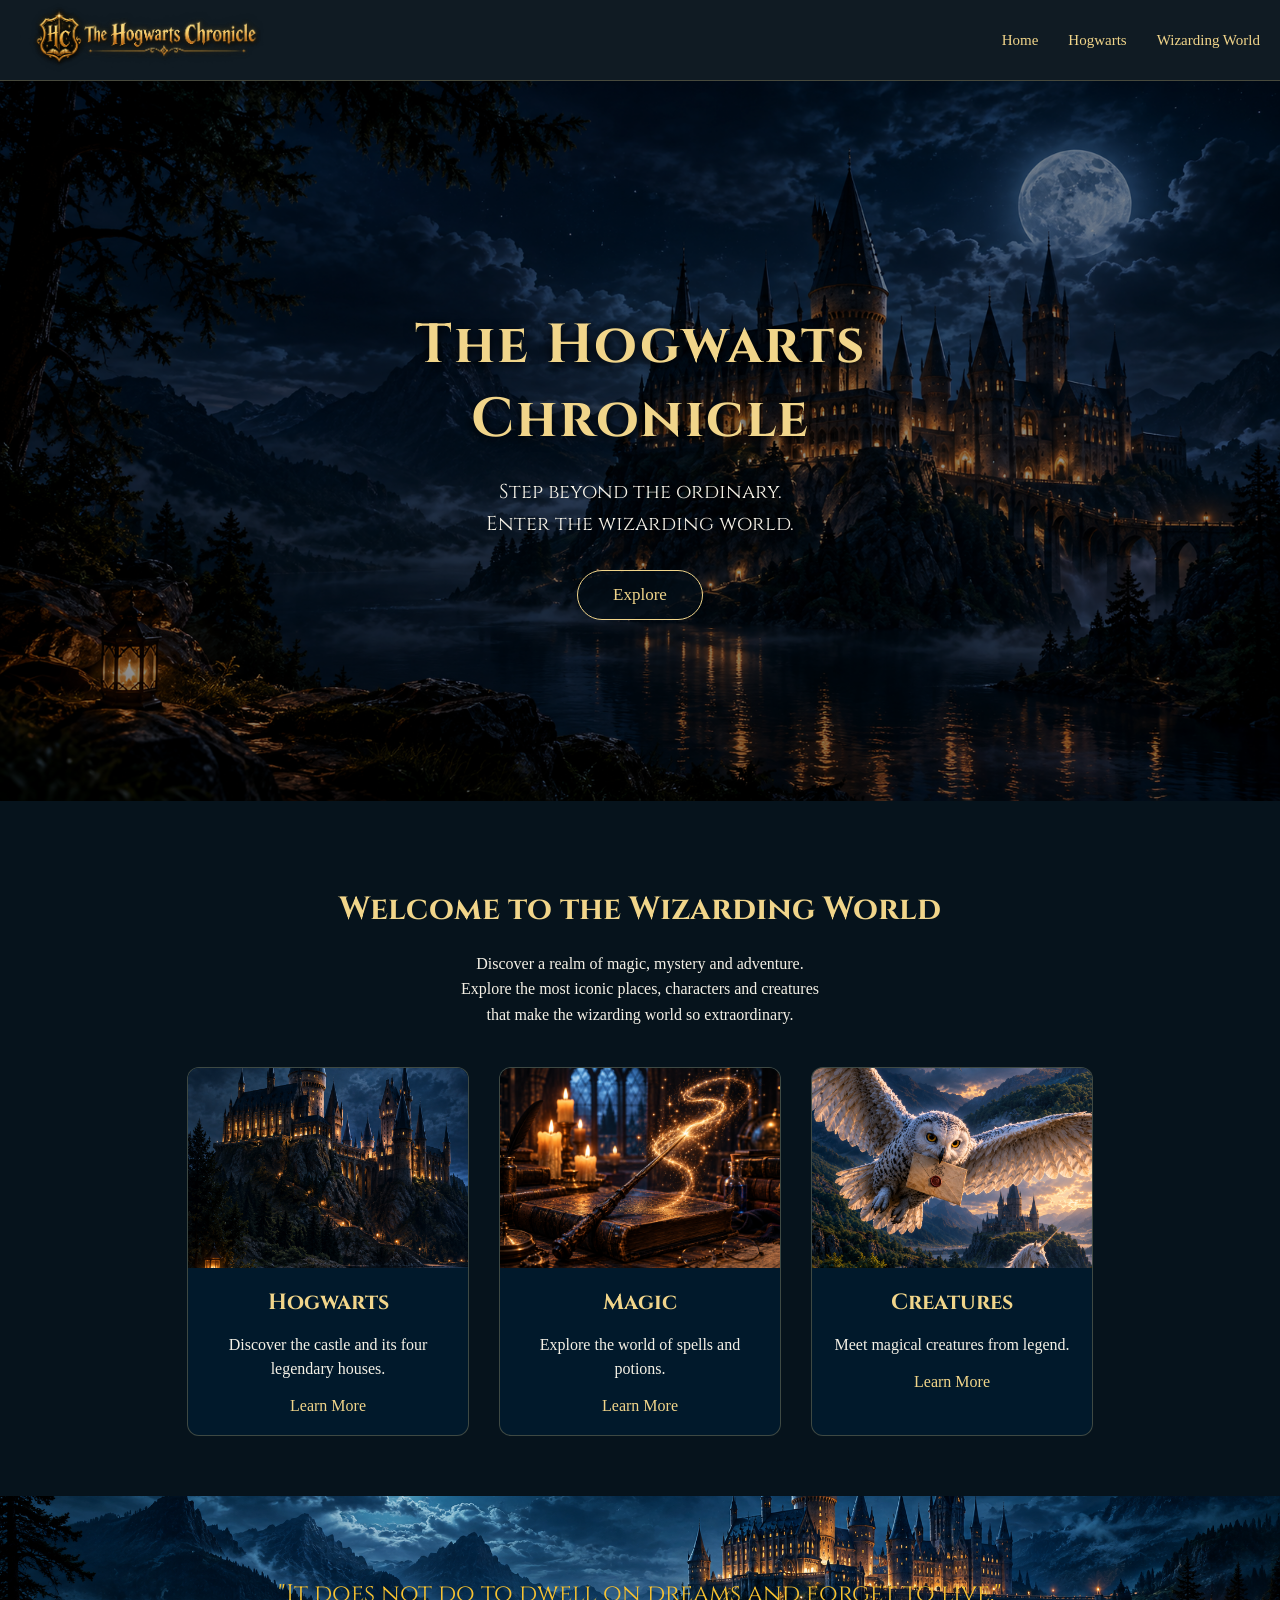
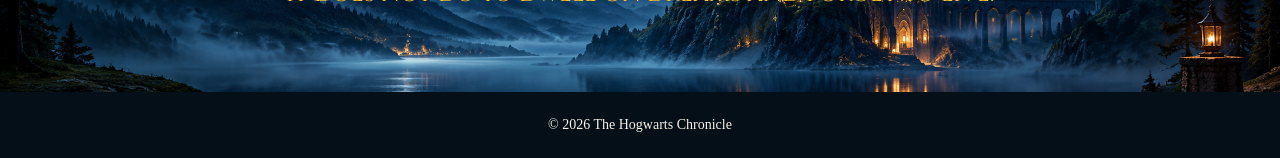
<file: index.html>
<!DOCTYPE html>
<html lang="en">
<head>
    <meta charset="UTF-8">
    <meta name="viewport" content="width=device-width, initial-scale=1.0">
    <title>The Hogwarts Chronicle</title>
    <link rel="stylesheet" href="css/style.css">
</head>
<body>
    <nav>
        <div class="logo">
            <img 
                src="images/logo.png"
                alt="The Hogwarts Chronicle"
             >
        </div>
        <div class="nav-links">
            <a href="index.html">Home</a>
            <a href="hogwarts.html">Hogwarts</a>
            <a href="wizarding-world.html">Wizarding World</a>
        </div>
    </nav>
    <section class="hero">
        <div class="hero-content">
            <h1>The Hogwarts Chronicle</h1>
            <p>
                Step beyond the ordinary.
                <br>
                Enter the wizarding world.
            </p>
            <a href="hogwarts.html" class="hero-button">Explore</a>
        </div>
    </section>

    <section class="welcome">
        <h2>Welcome to the Wizarding World</h2>
        <p>Discover a realm of magic, mystery and adventure.
           Explore the most iconic places, characters and creatures
           that make the wizarding world so extraordinary.
        </p>
        <div class="featured-cards">
          <div class="card">
            <img src="images/hogwarts.jpg" alt="Hogwarts Castle">
            <h3>Hogwarts</h3>
            <p>Discover the castle and its four legendary houses.</p>
            <a href="hogwarts.html">Learn More</a>
          </div>

          <div class="card">
            <img src="images/magic.jpg" alt="Magic">
            <h3>Magic</h3>
            <p>Explore the world of spells and potions.</p>
            <a href="wizarding-world.html">Learn More</a>
          </div>

          <div class="card">
           <img src="images/creatures.jpg" alt="Magical Creature">
           <h3>Creatures</h3>
           <p>Meet magical creatures from legend.</p>
           <a href="wizarding-world.html">Learn More</a>
          </div>
        </div>
    </section>
    <section class="quote">
        <p>"It does not do to dwell on dreams and forget to live."</p>
    </section>
    <footer>
        <p>© 2026 The Hogwarts Chronicle</p>
    </footer>
</body>
</html>
</file>
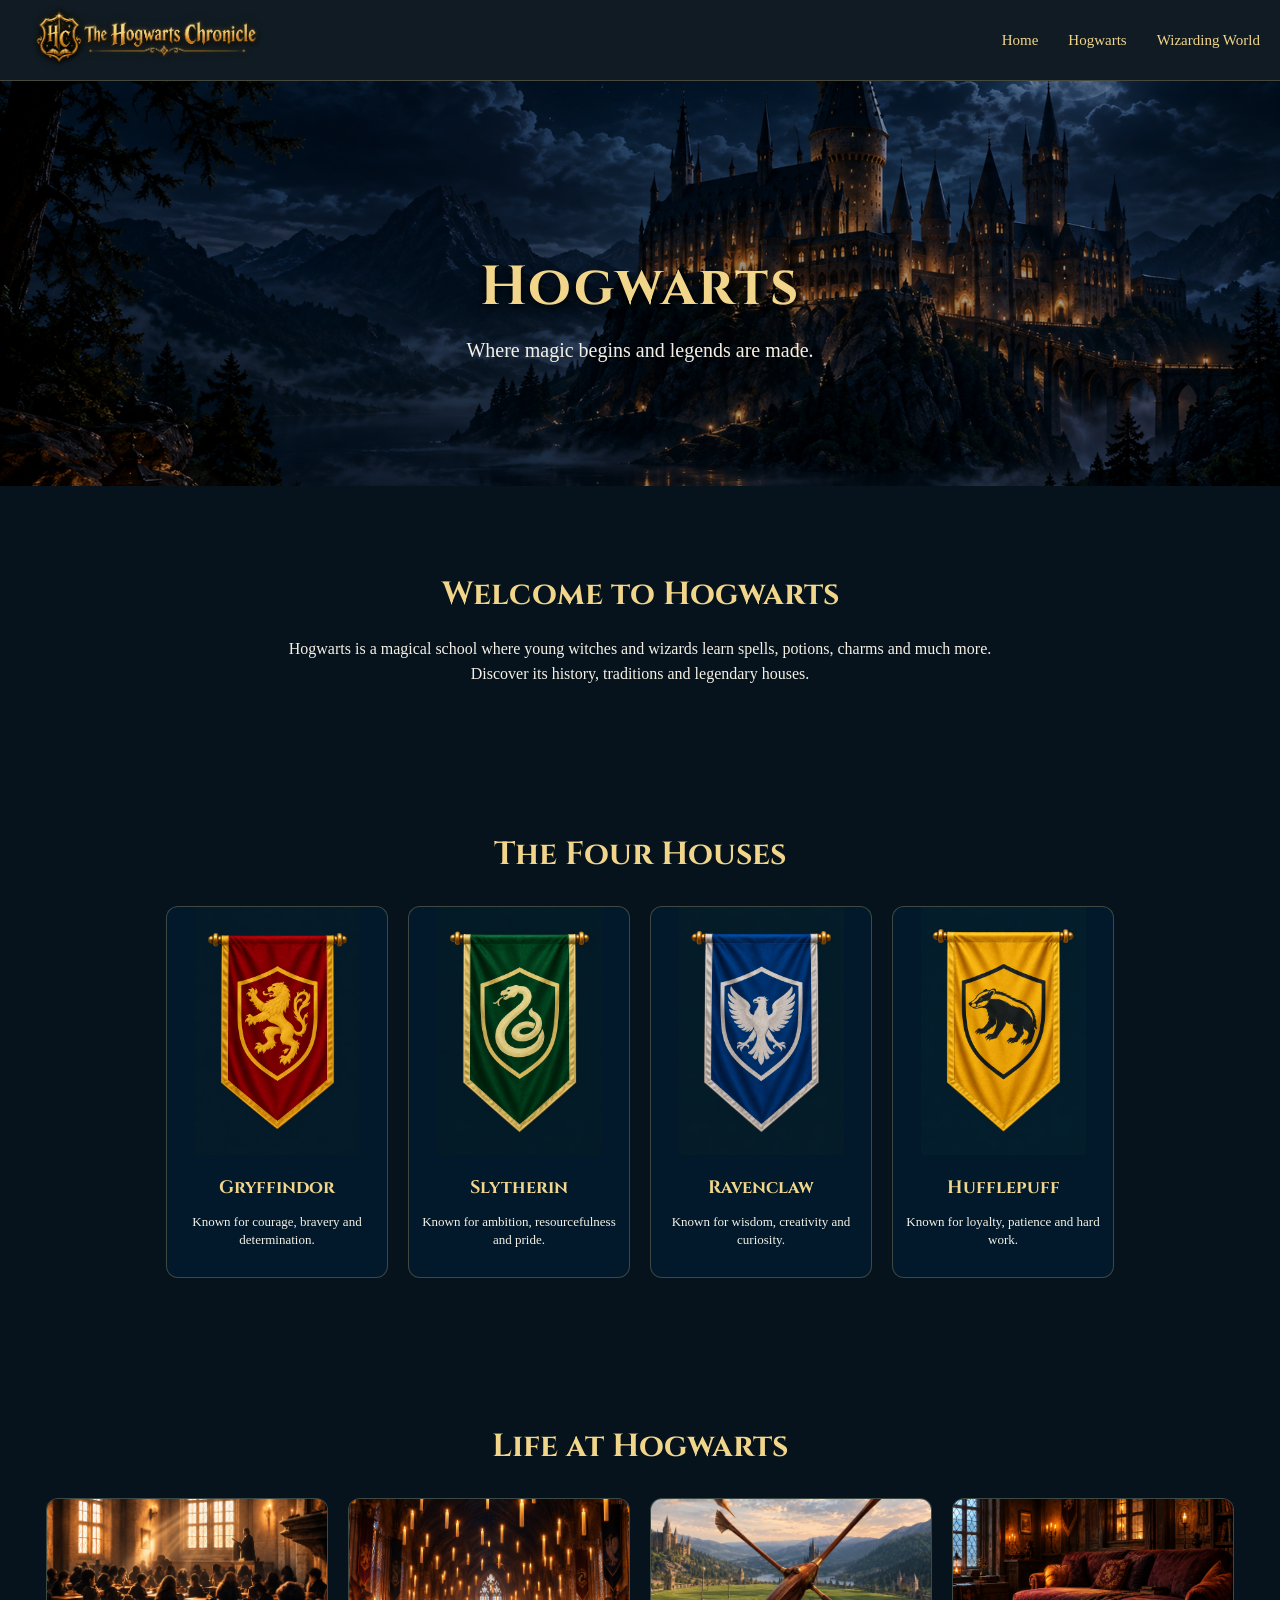
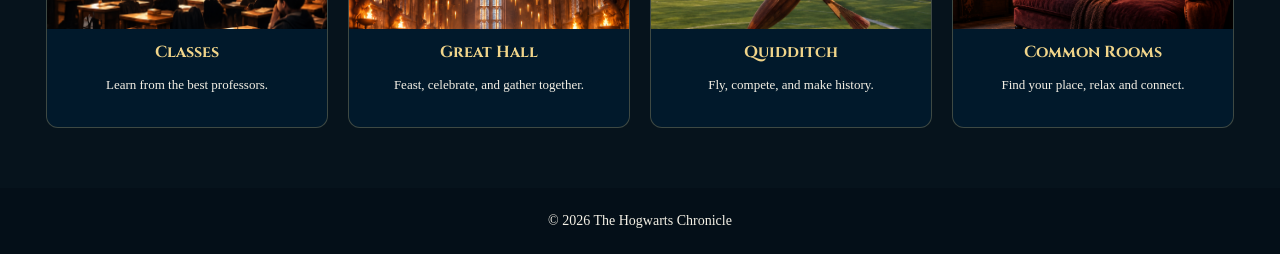
<file: hogwarts.html>
<!DOCTYPE html>
<html lang="en">
<head>
    <meta charset="UTF-8">
    <meta name="viewport" content="width=device-width, initial-scale=1.0">
    <title>Hogwarts | The Hogwarts Chronicle</title>
    <link rel="stylesheet" href="css/style.css">
</head>
<body>
    <nav>
        <div class="logo">
            <img src="images/logo.png" alt="The Hogwarts Chronicle">
        </div>

        <div class="nav-links">
            <a href="index.html">Home</a>
            <a href="hogwarts.html">Hogwarts</a>
            <a href="wizarding-world.html">Wizarding World</a>
        </div>
    </nav>
    <section class="page-hero">
        <div class="page-hero-content">
            <h1>Hogwarts</h1>
            <p>Where magic begins and legends are made.</p>
        </div>
    </section>
    <section class="about-hogwarts">
        <h2>Welcome to Hogwarts</h2>
        <p>
            Hogwarts is a magical school where young witches and wizards learn spells, potions, charms and much more. Discover its history, traditions and legendary houses.
        </p>
    </section>
    <section class="houses">
        <h2>The Four Houses</h2>
        <div class="houses-cards">
            <div class="card">
                <img src="images/gryffindor.png" alt="Gryffindor house flag">
                <h3>Gryffindor</h3>
                <p>Known for courage, bravery and determination.</p>
            </div>
            <div class="card">
                <img src="images/slytherin.png" alt="Slytherin house flag">
                <h3>Slytherin</h3>
                <p>Known for ambition, resourcefulness and pride.</p>
            </div>
            <div class="card">
                <img src="images/ravenclaw.png" alt="Ravenclaw house flag">
                <h3>Ravenclaw</h3>
                <p>Known for wisdom, creativity and curiosity.</p>
            </div>
            <div class="card">
                <img src="images/hufflepuff.png" alt="Hufflepuff house flag">
                <h3>Hufflepuff</h3>
                <p>Known for loyalty, patience and hard work.</p>
            </div>
        </div>
    </section>
    <section class="life-at-hogwarts">

    <h2>Life at Hogwarts</h2>

    <div class="life-cards">
        <div class="card">
            <img src="images/classes.png" alt="Hogwarts classes">
            <h3>Classes</h3>
            <p>Learn from the best professors.</p>
        </div>

        <div class="card">
            <img src="images/great-hall.png" alt="Hogwarts Great Hall">
            <h3>Great Hall</h3>
            <p>Feast, celebrate, and gather together.</p>
        </div>

        <div class="card">
            <img src="images/quidditch.png" alt="Quidditch">
            <h3>Quidditch</h3>
            <p>Fly, compete, and make history.</p>
        </div>

        <div class="card">
            <img src="images/common-room.png" alt="Hogwarts common room">
            <h3>Common Rooms</h3>
            <p>Find your place, relax and connect.</p>
        </div>
    </div>
    </section>
    <footer>
    <p>© 2026 The Hogwarts Chronicle</p>
    </footer>    
</body>
</html>
</file>
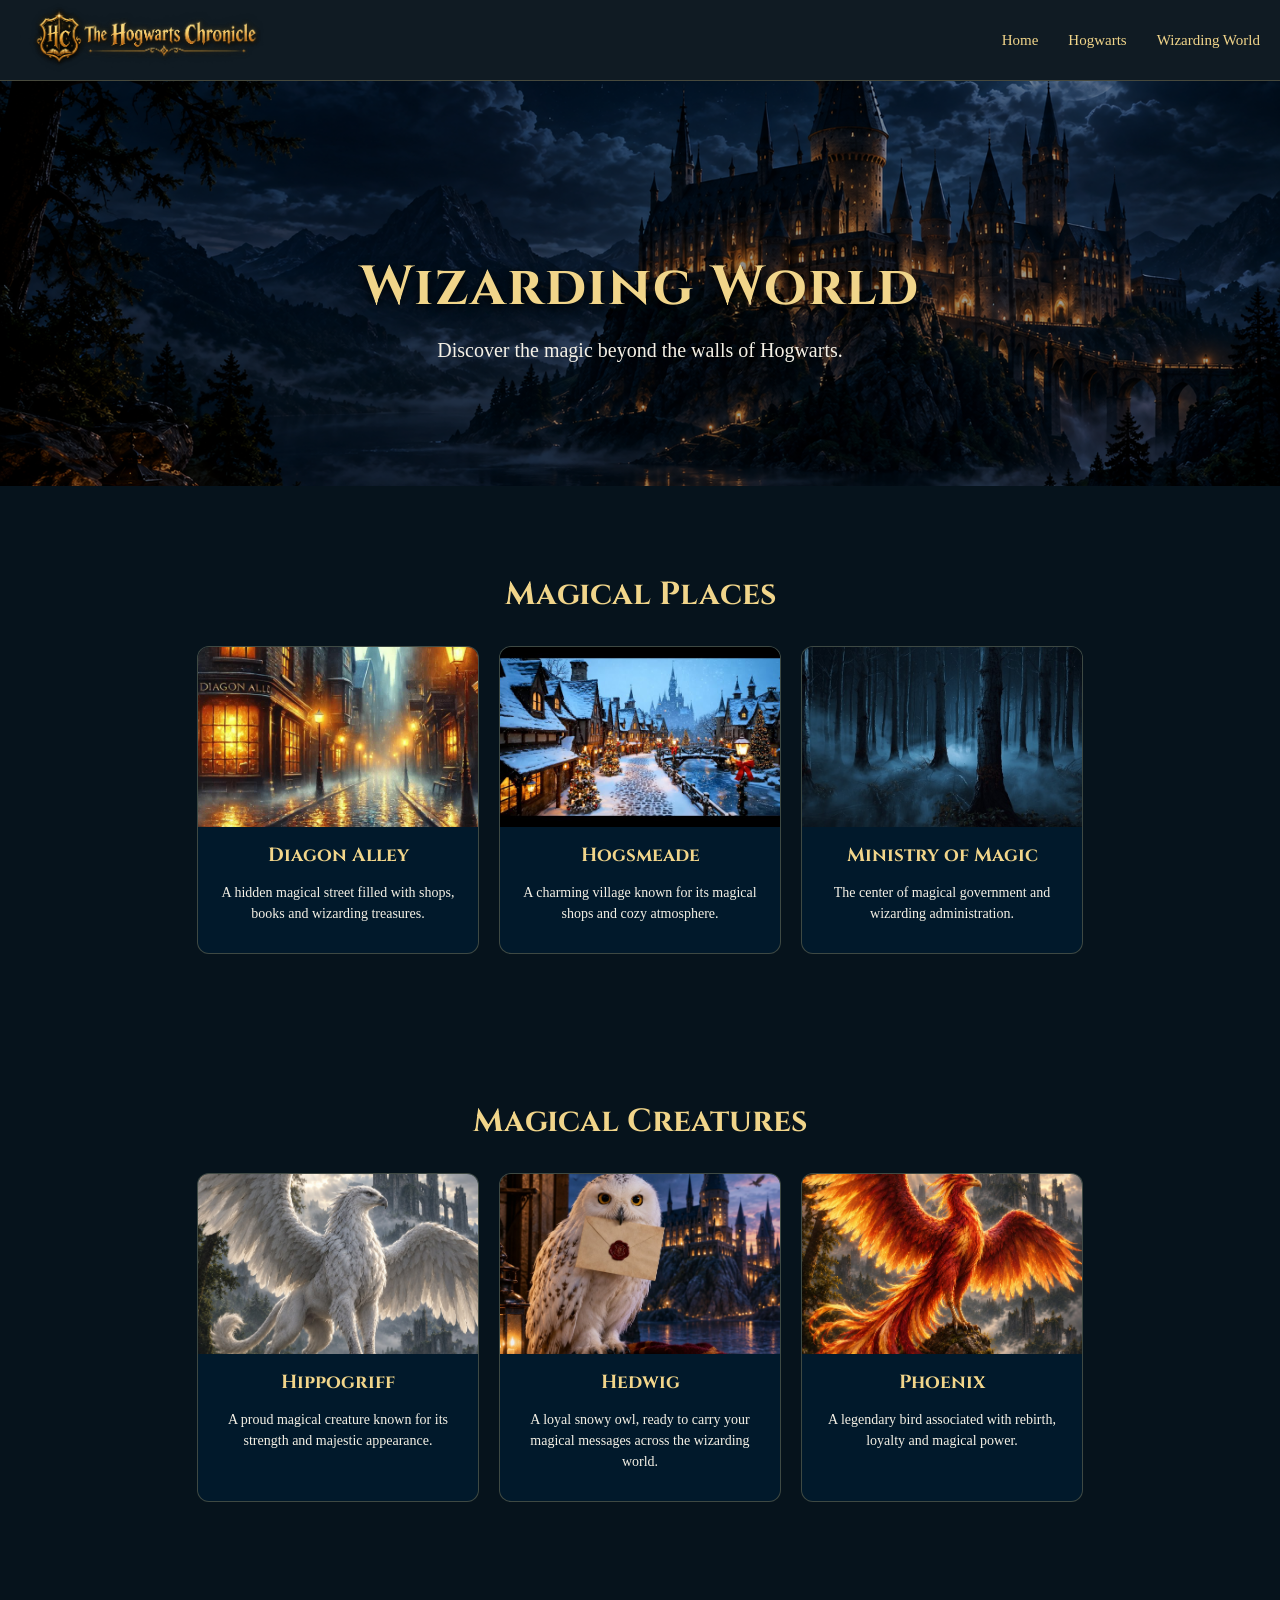
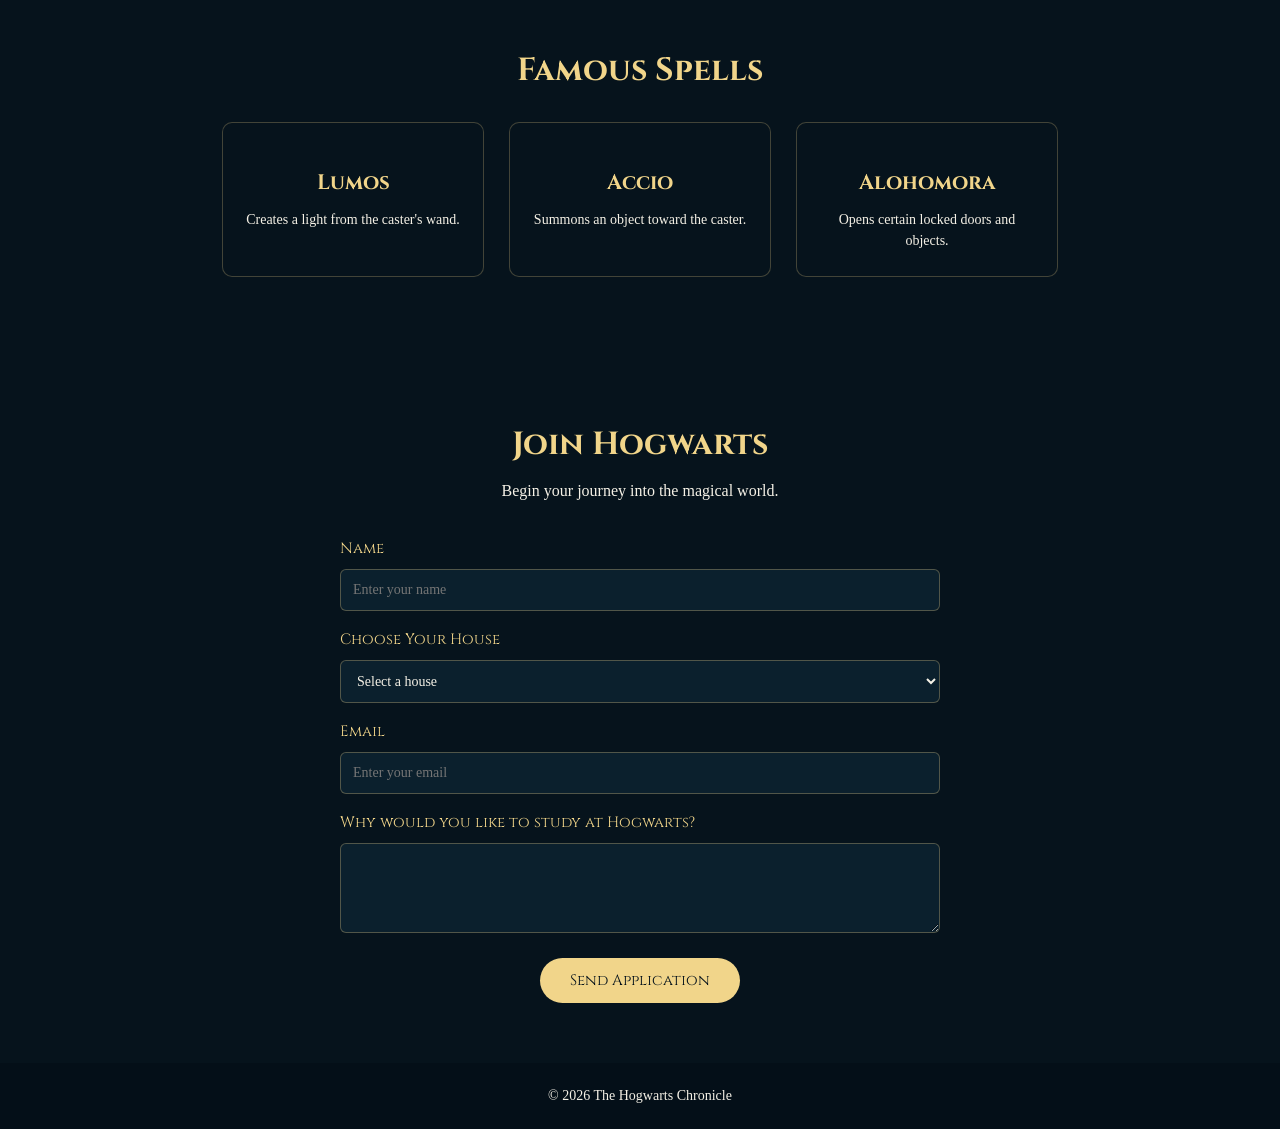
<file: wizarding-world.html>
<!DOCTYPE html>
<html lang="en">
<head>
    <meta charset="UTF-8">
    <meta name="viewport" content="width=device-width, initial-scale=1.0">
    <title>Wizarding World | The Hogwarts Chronicle</title>
    <link rel="stylesheet" href="css/style.css">
</head>
<body>
    <nav>
        <div class="logo">
            <img 
                src="images/logo.png"
                alt="The Hogwarts Chronicle"
             >
        </div>
        <div class="nav-links">
            <a href="index.html">Home</a>
            <a href="hogwarts.html">Hogwarts</a>
            <a href="wizarding-world.html">Wizarding World</a>
        </div>
    </nav>
    <section class="page-hero">
        <div class="page-hero-content">
            <h1>Wizarding World</h1>
            <p>Discover the magic beyond the walls of Hogwarts.</p>
        </div>
    </section>
    <section class="magical-places">
        <h2>Magical Places</h2>
        <div class="world-cards">
            <div class="card">
                <img src="images/diagon-alley.jpg" alt="Diagon Alley">
                <h3>Diagon Alley</h3>
                <p>A hidden magical street filled with shops, books and wizarding treasures.</p>
            </div>
            <div class="card">
                <img src="images/hogsmeade.jpg" alt="Hogsmeade">
                <h3>Hogsmeade</h3>
                <p>A charming village known for its magical shops and cozy atmosphere.</p>
            </div>
            <div class="card">
                <img src="images/ministry.jpg" alt="Ministry of Magic">
                <h3>Ministry of Magic</h3>
                <p>The center of magical government and wizarding administration.</p>
            </div>
        </div>
    </section>
    <section class="magical-creatures">
        <h2>Magical Creatures</h2>
        <div class="world-cards">
            <div class="card">
                <img src="images/hippogriff.jpg" alt="Hippogriff">
                <h3>Hippogriff</h3>
                <p>A proud magical creature known for its strength and majestic appearance.</p>
            </div>
            <div class="card">
                <img src="images/hedwig.jpg" alt="Hedwig">
                <h3>Hedwig</h3>
                <p>A loyal snowy owl, ready to carry your magical messages across the wizarding world.</p>
            </div>
            <div class="card">
                <img src="images/phoenix.jpg" alt="Phoenix">
                <h3>Phoenix</h3>
                <p>A legendary bird associated with rebirth, loyalty and magical power.</p>
            </div> 
        </div>
    </section>
    <section class="spells">
        <h2>Famous Spells</h2>
        <div class="spell-list">
            <div class="spell">
                <h3>Lumos</h3>
                <p>Creates a light from the caster's wand.</p>
            </div>
            <div class="spell">
                <h3>Accio</h3>
                <p>Summons an object toward the caster.</p>
            </div>
            <div class="spell">
                <h3>Alohomora</h3>
                <p>Opens certain locked doors and objects.</p>
            </div>
        </div>
    </section>
    <section class="registration">
        <h2>Join Hogwarts</h2>
        <p>Begin your journey into the magical world.</p>
        <form>
            <label for="student-name">Name</label>
            <input type="text" id="student-name" name="student-name" placeholder="Enter your name">

            <label for="house">Choose Your House</label>
            <select id="house" name="house">
                <option value="">Select a house</option>
                <option value="gryffindor">Gryffindor</option>
                <option value="slytherin">Slytherin</option>
                <option value="ravenclaw">Ravenclaw</option>
                <option value="hufflepuff">Hufflepuff</option>
            </select>

            <label for="email">Email</label>
            <input type="email" id="email" name="email" placeholder="Enter your email">

            <label for="message">Why would you like to study at Hogwarts?</label>
            <textarea id="message" name="message" rows="4"></textarea>

            <button type="submit">Send Application</button>
        </form>
    </section>
    <footer>
         <p>© 2026 The Hogwarts Chronicle</p>
    </footer>
</body>
</html>
</file>
<file: css/style.css>
@import url('https://fonts.googleapis.com/css2?family=Cinzel:wght@400;500;600;700&display=swap');
nav{
    height: 80px;
    display: flex;
    align-items:center;
    justify-content: space-between;
    padding:0 20px;
    background-color:rgba(4, 15, 24, 0.95);
    border-bottom: 1px solid rgba(241, 213, 138, 0.25);
    position:sticky;
    top:0;
    z-index: 10;
}
.logo img{
    width:250px;
    height: auto;
}   
.nav-links{
    display:flex;
    gap:30px;
}
.nav-links a{
    color:#f1d58a;
    text-decoration:none;
    font-size:15px;
    font-family: Georgia, 'Times New Roman', Times, serif;
    transition: 0.3s;
}
.nav-links a:hover{
    color: white;
}
.hero{
    min-height: 80vh;
    background-image: url("../images/hogwarts-hero.jpg");
    background-size: cover;
    background-position: center;
    display: flex;
    align-items: center;
    justify-content: center;
    text-align: center;
    position:relative
}
.hero::before {
    content: "";
    position: absolute;
    inset: 0;
    background: rgba(0, 0, 0, 0.45);
    pointer-events: none;
} 
.hero-content {
    position: relative;
    z-index: 1;
    color: white;
    max-width: 700px;
}
.hero-content h1 {
    color: #f1d58a;
    font-family: "Cinzel", serif;
    font-size: 55px;
    text-transform: capitalize;
    letter-spacing: 2px;
    margin-bottom: 20px;
    text-shadow: 0 3px 12px black;
}
.hero-content p {
    color: #f5f1e6;
    font-family: "Cinzel", serif;
    font-size: 20px;
    line-height: 1.6;
    margin-bottom: 30px;
}
.hero-button{
    display:inline-block;
    padding:14px 35px;
    color:#f1d58a;
    border :1px solid #f1d58a;
    border-radius:30px;
    text-decoration:none;
    font-size:17px;
    font-family: Georgia, 'Times New Roman', Times, serif;
    background-color: rgba(4, 15, 24, 0.65);
    transition: 0.3s;
}
.hero-button:hover{
    background-color: #f1d58a;
    color:#06131c;
    box-shadow: 0 0 20px rgba(241, 213, 138, 0.5);
}

.welcome{
    background-color: #06131c;
    padding:60px 20px;
    text-align: center;
}
.welcome h2{
    color: #f1d58a;
    font-family:"Cinzel", serif;
    font-size:32px;
    margin-bottom: 20px;
}
.welcome p{
    color:#f5f1e6 ;
    font-family: Georgia, 'Times New Roman', Times, serif ;
    font-size: 16px;
    line-height: 1.6;
    white-space: pre-line;
}
.featured-cards {
    display: flex;
    justify-content: center;
    gap: 30px;
    margin-top: 40px;
}
.card {
    width: 280px;
    background-color:#01192b ;
    border: 1px solid rgba(241, 213, 138, 0.25);
    border-radius: 12px;
    overflow: hidden;
    padding-bottom: 20px;
}
.card img {
    width: 100%;
    height: 200px;
    object-fit: cover; 
    display: block;
}
.card h3 {
    color: #f1d58a;
    font-family: "Cinzel", serif;
    font-size: 22px;
    margin: 20px 0 10px;
}

.card p {
    color: #f5f1e6;
    font-family: Georgia, 'Times New Roman', Times, serif;
    font-size: 16px;
    line-height: 1.5;
    padding: 0 15px;
}
.card a {
    color: #f1d58a;
    text-decoration: none;
    font-family: Georgia, 'Times New Roman', Times, serif;
}
footer {
    background-color: #0b202d;
    padding: 60px 20px;
    text-align: center;
    background-color: #040f18;
    color: #f5f1e6;
    text-align: center;
    padding: 25px 20px;
}
footer p {
    margin: 0;
    font-family: Georgia, 'Times New Roman', Times, serif;
    font-size: 14px;
}
.quote {
    background-image: url("../images/quote-bg.png");
    background-size: cover;
    background-position: center;
    padding: 80px 20px;
    text-align: center;
    position: relative;
}
.quote p {
    position: relative;
    z-index: 1;
    color: #f7c231;
    font-family: "Cinzel", serif;
    font-size: 24px;
    line-height: 1.5;
    margin: 0;
}
.page-hero{
    min-height:45vh;
    background-image:url("../images/hogwarts-hero.jpg");
    background-size: cover;
    background-position: center;
    display: flex;
    align-items: center;
    justify-content: center;
    text-align: center;
    position: relative;
}
.page-hero::before {
    content: "";
    position: absolute;
    inset: 0;
    background: rgba(0, 0, 0, 0.4);
    pointer-events: none;
}
.page-hero-content {
    position: relative;
    z-index: 1;
    color: white;
}
.page-hero-content h1 {
  color:#f1d58a;
  font-family:"Cinzel", serif;
  font-size: 55px;
  letter-spacing:2px;
  margin-bottom: 15px;
  text-shadow: 0 3px 12px black;
}
.page-hero-content p{
    color:#f5f1e6;
    font-family:Georgia, 'Times New Roman', Times, serif;
    font-size:20px;
    margin:0;
}
.about-hogwarts{
    background-color:#06131c;
    padding:60px 20px;
    text-align: center;
}
.about-hogwarts h2{
    color:#f1d58a;
    font-family:"Cinzel", serif;
    font-size: 32px;
    margin-bottom: 20px;
}
.about-hogwarts p{
    max-width: 750px;
    margin: 0 auto;
    color:#f5f1e6;
    font-family:Georgia, 'Times New Roman', Times, serif;
    font-size:16px;
    line-height:1.6;
}
.houses{
    background-color:#06131c;
    padding: 60px 20px;
    text-align: center;
}
.houses h2{
    color:#f1d58a;
    font-family:"Cinzel", serif;
    font-size:32px;
    margin-bottom: 30px;
}
.houses-cards{
     display:flex;
     flex-direction:row;
     justify-content:center;
     gap:20px;
     flex-wrap:wrap;
}
.houses-cards .card{
    width: 220px;
    padding-bottom: 15px;
}
.houses-cards .card img {
    width: 75%;
    height: auto;
    display: block;
    margin: 0 auto;
}
.houses-cards .card h3{
    font-size: 18px;
    line-height: 1.4;
}
.houses-cards .card p{
    font-size: 13px;
    line-height: 1.4;
    padding:0 10px;
}
.life-at-hogwarts{
    background-color:#06131c;
    padding:60px 20px;
    text-align: center;
}
.life-at-hogwarts h2{
    color:#f1d58a;
    font-family:"Cinzel", serif;
    font-size:32px;
    margin-bottom:30px;
}
.life-cards{
    display:flex;
    justify-content:center;
    gap:20px;
    flex-wrap:wrap;
}
.life-cards .card img{
    width:100%;
    height:130px;
    object-fit:cover;
    display:block;
}
.life-cards .card h3 {
    color: #f1d58a;
    font-family: "Cinzel", serif;
    font-size: 16px;
    margin: 12px 0 6px;
}
.life-cards .card p {
    color: #f5f1e6;
    font-family: Georgia, 'Times New Roman', Times, serif;
    font-size: 13px;
    line-height: 1.4;
    padding: 0 10px;
}
.magical-places, .magical-creatures{
    background-color:#06131c;
    padding:60px 20px;
    text-align:center;
}
.magical-places h2, .magical-creatures h2{
    color:#f1d58a;
    font-family:"Cinzel", serif;
    font-size:32px;
    margin-bottom:30px;
}
.world-cards{
    display:flex;
    justify-content:center;
    gap:20px;
    flex-wrap:wrap;
}
.world-cards .card{
    width:280px;
    background-color:#01192b;
    padding-bottom:15px;
}
.world-cards .card img{
    width:100%;
    height:180px;
    object-fit: cover;
    display: block;
}
.world-cards .card h3{
    color:#f1d58a;
    font-family:"Cinzel", serif;
    font-size: 19px;
    margin: 15px 0 8px;
}
.world-cards .card p{
    color:#f5f1e6;
    font-family:Georgia, 'Times New Roman', Times, serif;
    font-size: 14px;
    line-height: 1.5;
    padding:0 12px;
}
.spells{
    background-color:#06131c;
    padding:60px 20px;
    text-align:center;
}
.spells h2{
    color:#f1d58a;
    font-family:"Cinzel", serif;
    font-size: 32px;
    margin-bottom:30px;
}
.spell-list{
    display:flex;
    justify-content: center;
    gap:25px;
    flex-wrap: wrap;
}
.spell{
    width:220px;
    padding:25px 20px;
    background-color:#06131c;
    border:1px solid rgba(241, 213, 138, 0.25);
    border-radius:10px;
}
.spell h3{
    color:#f1d58a;
    font-family:"Cinzel", serif ;
    font-size: 21px;
    margin-bottom:12px;
}
.spell p{
    color:#f5f1e6;
    font-family: Georgia, 'Times New Roman', Times, serif;
    font-size: 14px;
    line-height: 1.5;
    margin:0;
}
.registration{
    background-color: #06131c;
    padding:60px 20px;
    text-align: center;
}
.registration h2{
    color:#f1d58a;
    font-family:"Cinzel", serif ;
    font-size: 32px;
    margin-bottom:15px;
}
.registration > p{
    color:#f5f1e6;
    font-family: Georgia, 'Times New Roman', Times, serif;
    margin-bottom:30px;
}
.registration form{
    max-width: 600px;
    margin:0 auto;
    display:flex;
    flex-direction: column;
    gap:10px;
    text-align:left;
}
.registration label{
    color:#f1d58a;
    font-family:"Cinzel", serif;
    font-size:15px;
    margin-top:8px;
}
.registration input, .registration select, .registration textarea {
    width: 100%;
    box-sizing: border-box;
    padding: 12px;
    background-color: #0b202d;
    color: #f5f1e6;
    border: 1px solid rgba(241, 213, 138, 0.3);
    border-radius: 6px;
    font-family: Georgia, 'Times New Roman', Times, serif;
    font-size: 14px;
}
.registration button {
    align-self: center;
    margin-top: 15px;
    padding: 12px 30px;
    background-color: #f1d58a;
    color: #06131c;
    border: none;
    border-radius: 25px;
    font-family: "Cinzel", serif;
    font-size: 15px;
    cursor: pointer;
}
@media(max-width:768px){
    nav{
        height:auto;
        flex-direction: column;
        gap:15px;
        padding:15px 20px;
    }
    .logo img{
        width:200px;
    }
    .nav-links{
        gap:15px;
        flex-wrap:wrap;
        justify-content: center;
    }
    .featured-cards{
        flex-direction: column;
        align-items: center;
    }
    .card{
        width:min(90%, 320px);
    }
    .houses-card, .life-cards, .world-cards, .spell-list {
        flex-direction: column;
        align-items: center;
    }
    .hero-content h1, .page-hero-content h1{
        font-size:38px;
    }
    .hero-content p, .page-hero-content p{
        font-size:17px;
    }
    .hero-button{
        padding:12px 28px;
        font-size: 15px;
    }
    .nav-links a{
        -webkit-tap-highlight-color:transparent;
    }
    
}
.card{
    transition: transform 0.3s, box-shadow 0.3s;
}
.card:hover{
    transform:translateY(-6px);
    box-shadow:0 8px 25px rgba(241, 213, 138, 0.15);
}
html, body{
    margin:0;
    padding:0;
}
</file>
